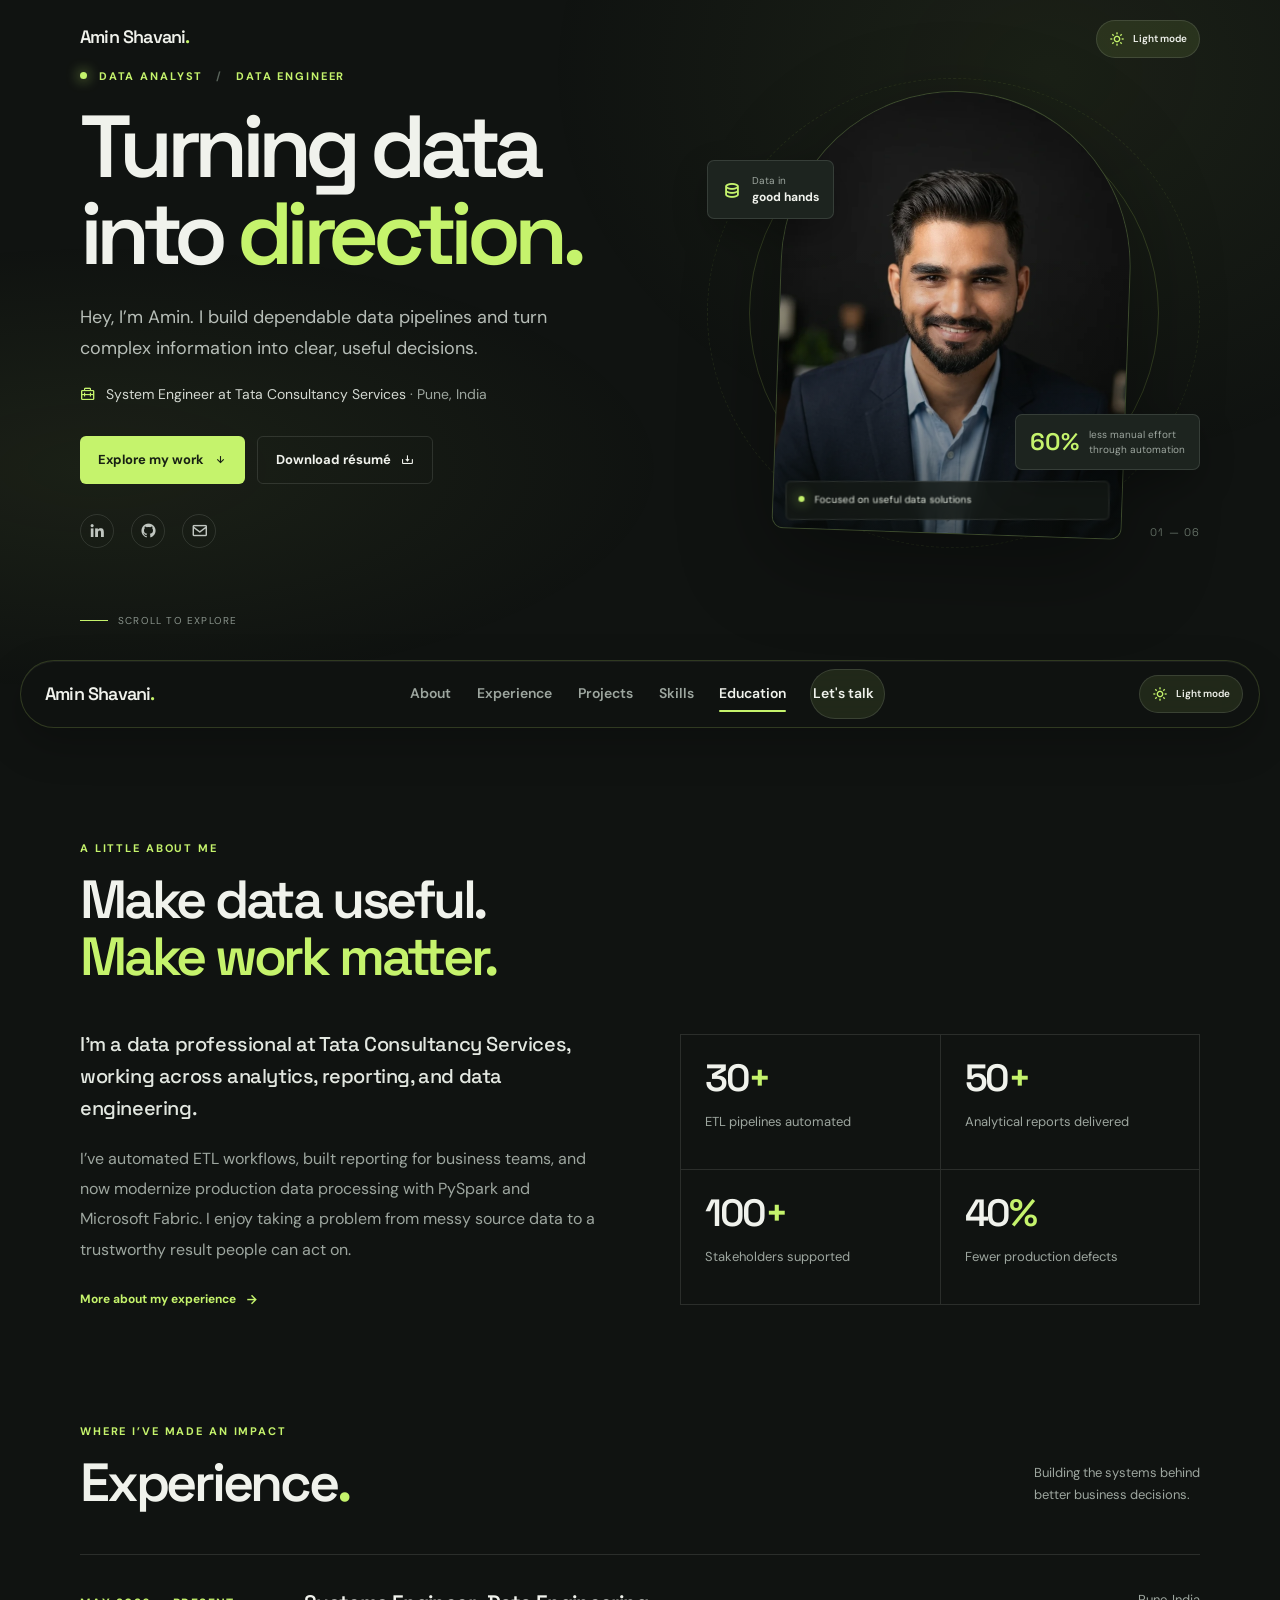
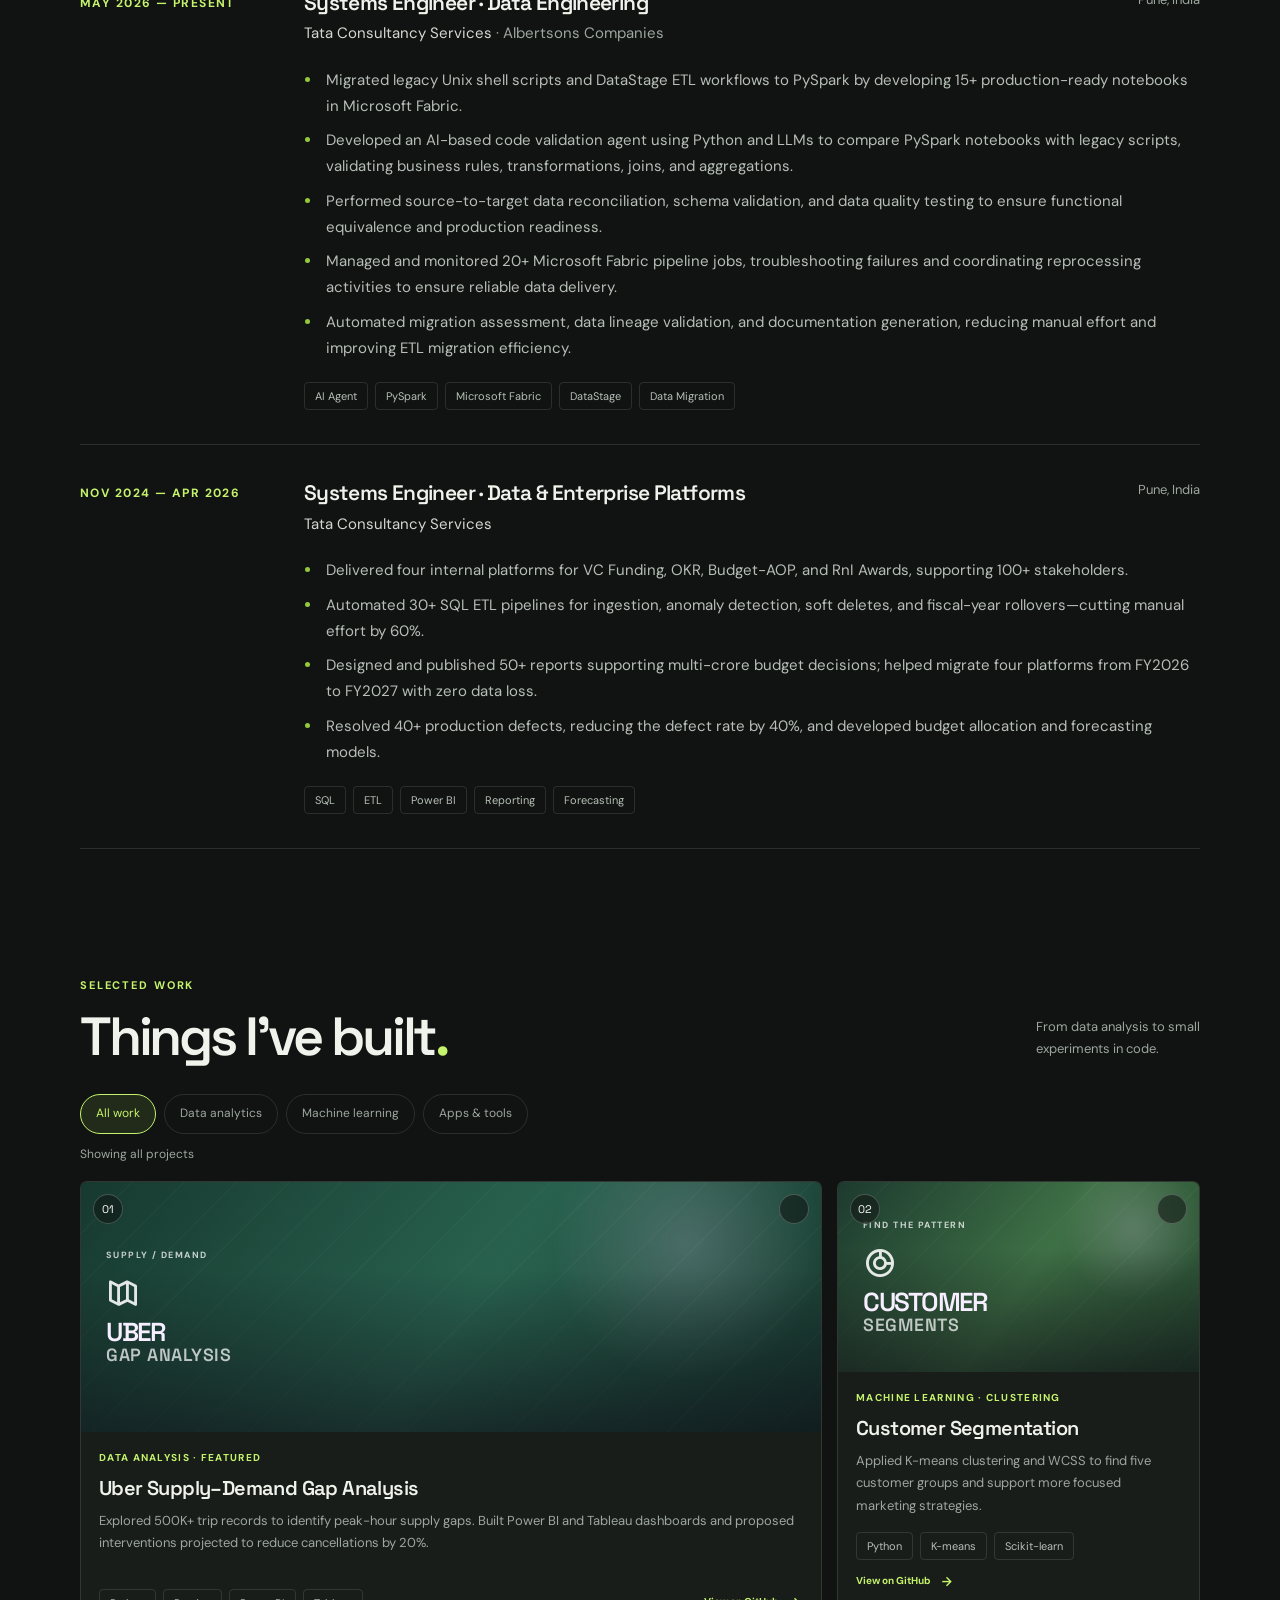
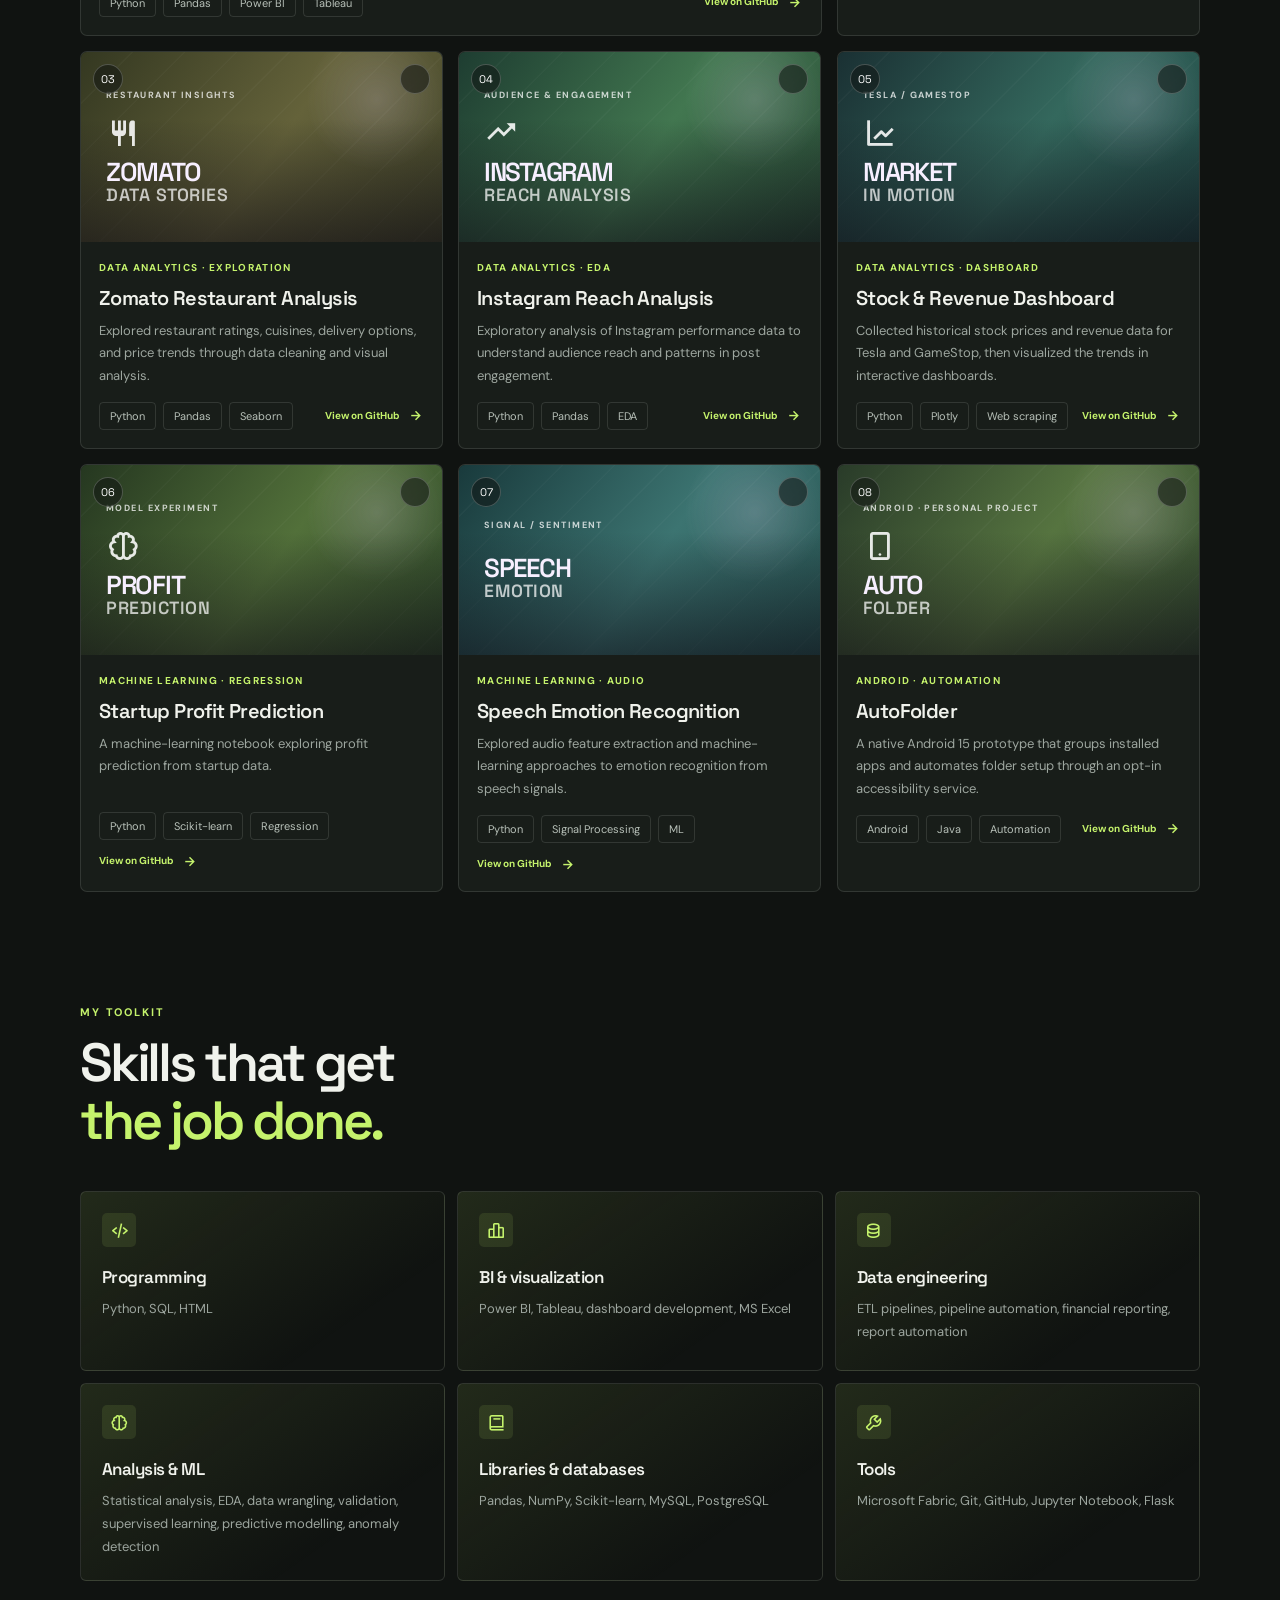
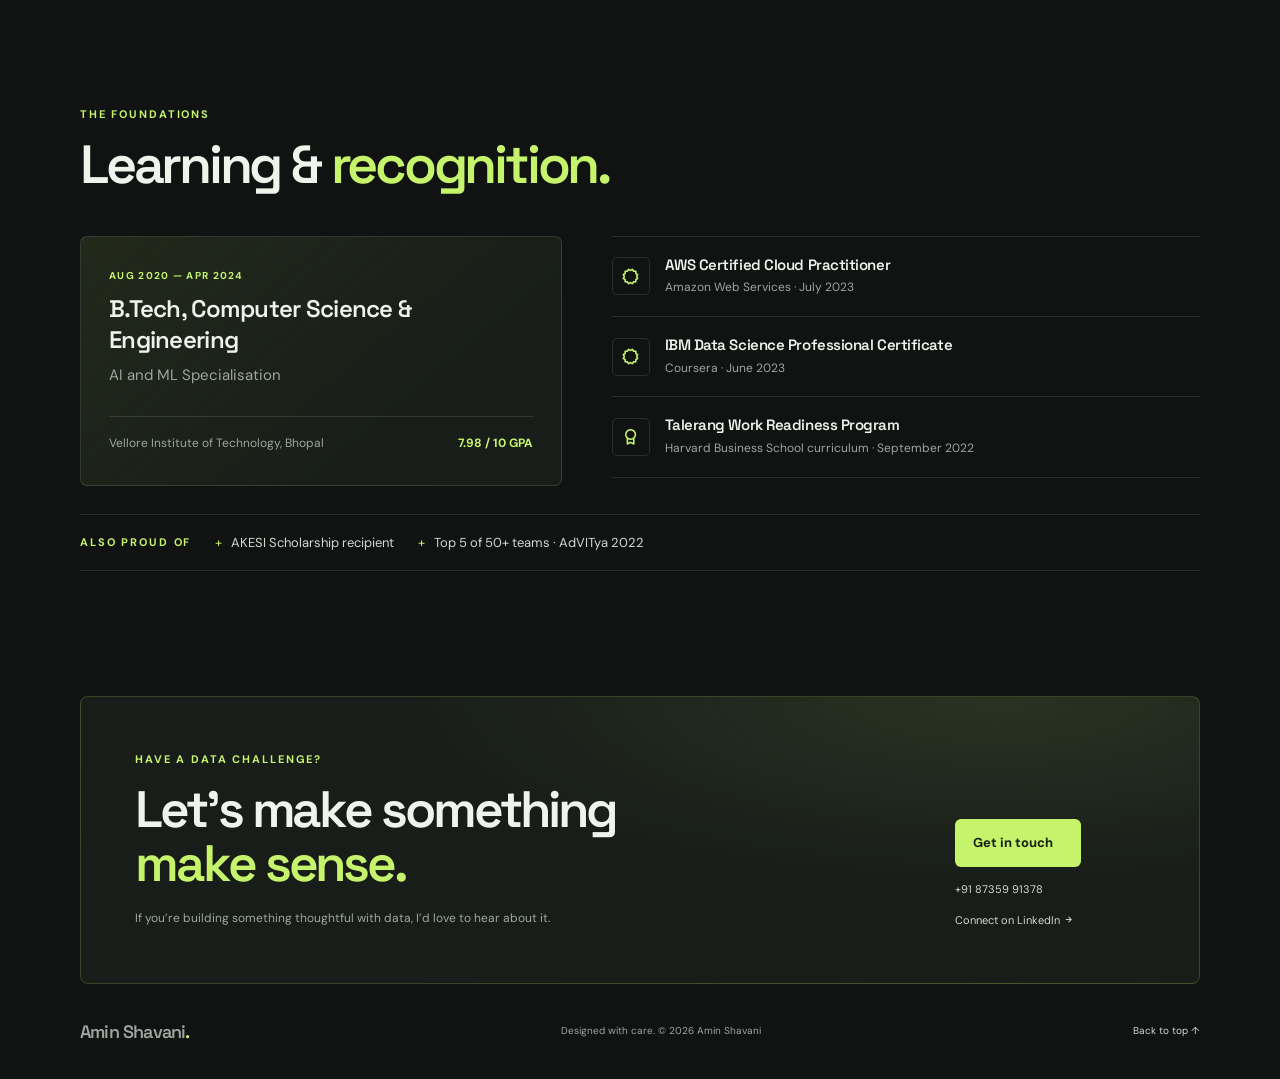
<file: index.html>
<!doctype html>
<html lang="en">
<head>
  <meta charset="utf-8">
  <meta name="viewport" content="width=device-width, initial-scale=1">
  <meta name="description" content="Amin Shavani is a data analyst and data engineer at Tata Consultancy Services, building reliable data pipelines and useful business insights.">
  <meta name="theme-color" content="#101311">
  <title>Amin Shavani — Data Analyst &amp; Data Engineer</title>
  <link rel="icon" type="image/png" href="favicon.png">
  <link rel="preconnect" href="https://fonts.googleapis.com">
  <link rel="preconnect" href="https://fonts.gstatic.com" crossorigin>
  <link href="https://fonts.googleapis.com/css2?family=DM+Sans:wght@400;500;600;700&family=Space+Grotesk:wght@400;500;600;700&display=swap" rel="stylesheet">
  <link href="assets/vendor/boxicons/css/boxicons.min.css" rel="stylesheet">
  <link href="assets/css/portfolio.css" rel="stylesheet">
</head>
<body>
  <main>
    <section class="hero section-shell" id="home" aria-labelledby="hero-title">
      <a class="wordmark hero-brand" href="#home" aria-label="Amin Shavani home">Amin Shavani<span>.</span></a>
      <button class="theme-toggle hero-theme-toggle" type="button" aria-label="Switch to light mode" title="Switch to light mode">
        <i class="bx bx-sun" aria-hidden="true"></i><span>Light mode</span>
      </button>
      <div class="hero-copy">
        <p class="eyebrow"><span class="status-dot"></span> DATA ANALYST <span class="eyebrow-divider">/</span> DATA ENGINEER</p>
        <h1 id="hero-title">Turning data<br>into <span>direction.</span></h1>
        <p class="hero-intro">Hey, I’m Amin. I build dependable data pipelines and turn complex information into clear, useful decisions.</p>
        <p class="hero-role"><i class="bx bx-briefcase-alt-2" aria-hidden="true"></i> System Engineer at Tata Consultancy Services <span>· Pune, India</span></p>
        <div class="hero-actions">
          <a class="button button-primary" href="#projects">Explore my work <i class="bx bx-down-arrow-alt" aria-hidden="true"></i></a>
          <a class="button button-quiet" href="Amin%20Shavani%20Resume%20Final%20Version.pdf" download>Download résumé <i class="bx bx-download" aria-hidden="true"></i></a>
        </div>
        <div class="hero-socials" aria-label="Social profiles">
          <a href="https://www.linkedin.com/in/amin-shavani" target="_blank" rel="noreferrer" aria-label="LinkedIn"><i class="bx bxl-linkedin" aria-hidden="true"></i></a>
          <a href="https://github.com/MySpace03" target="_blank" rel="noreferrer" aria-label="GitHub"><i class="bx bxl-github" aria-hidden="true"></i></a>
          <a href="mailto:aminshavani@gmail.com" aria-label="Email Amin"><i class="bx bx-envelope" aria-hidden="true"></i></a>
        </div>
      </div>
      <div class="hero-visual">
        <div class="hero-orbit orbit-one"></div>
        <div class="hero-orbit orbit-two"></div>
        <div class="portrait-frame">
          <img src="assets/img/profile1.webp" alt="Amin Shavani" fetchpriority="high">
          <span class="portrait-caption"><span class="status-dot"></span> Focused on useful data solutions</span>
        </div>
        <div class="floating-note note-top"><i class="bx bx-data" aria-hidden="true"></i><span>Data in<br><strong>good hands</strong></span></div>
        <div class="floating-note note-bottom"><span class="note-number">60%</span><span>less manual effort<br>through automation</span></div>
        <span class="hero-index">01 — 06</span>
      </div>
      <a class="scroll-cue" href="#about"><span></span> Scroll to explore</a>
    </section>

    <header class="site-header">
      <div class="nav-inner">
        <a class="wordmark" href="#home" aria-label="Amin Shavani home">Amin Shavani<span>.</span></a>
        <nav class="site-nav" id="primary-navigation" aria-label="Main navigation">
          <a href="#about">About</a>
          <a href="#experience">Experience</a>
          <a href="#projects">Projects</a>
          <a href="#skills">Skills</a>
          <a href="#education">Education</a>
          <a class="nav-contact" href="#contact">Let's talk <i class="bx bx-up-right-arrow-alt" aria-hidden="true"></i></a>
        </nav>
        <div class="header-controls">
          <button class="theme-toggle" type="button" aria-label="Switch to light mode" title="Switch to light mode">
            <i class="bx bx-sun" aria-hidden="true"></i><span>Light mode</span>
          </button>
          <button class="menu-toggle" type="button" aria-label="Open navigation" aria-expanded="false" aria-controls="primary-navigation">
            <i class="bx bx-menu" aria-hidden="true"></i>
          </button>
        </div>
      </div>
    </header>

    <section class="content-section section-shell" id="about">
      <div class="section-heading">
        <p class="eyebrow">A LITTLE ABOUT ME</p>
        <h2>Make data useful.<br><span>Make work matter.</span></h2>
      </div>
      <div class="about-layout">
        <div class="about-copy">
          <p class="lead">I’m a data professional at Tata Consultancy Services, working across analytics, reporting, and data engineering.</p>
          <p>I’ve automated ETL workflows, built reporting for business teams, and now modernize production data processing with PySpark and Microsoft Fabric. I enjoy taking a problem from messy source data to a trustworthy result people can act on.</p>
          <a class="text-link" href="#experience">More about my experience <i class="bx bx-right-arrow-alt" aria-hidden="true"></i></a>
        </div>
        <div class="impact-grid" aria-label="Career highlights">
          <article class="impact-card"><span class="impact-value">30<span>+</span></span><p>ETL pipelines automated</p></article>
          <article class="impact-card"><span class="impact-value">50<span>+</span></span><p>Analytical reports delivered</p></article>
          <article class="impact-card"><span class="impact-value">100<span>+</span></span><p>Stakeholders supported</p></article>
          <article class="impact-card"><span class="impact-value">40<span>%</span></span><p>Fewer production defects</p></article>
        </div>
      </div>
    </section>

    <section class="content-section section-shell" id="experience">
      <div class="section-heading section-heading-row">
        <div><p class="eyebrow">WHERE I’VE MADE AN IMPACT</p><h2>Experience<span>.</span></h2></div>
        <p class="section-aside">Building the systems behind<br>better business decisions.</p>
      </div>
      <div class="timeline">
        <article class="timeline-item">
          <div class="timeline-date">MAY 2026 — PRESENT</div>
          <div class="timeline-body">
            <div class="timeline-title"><div><h3>Systems Engineer · Data Engineering</h3><p>Tata Consultancy Services <span>· Albertsons Companies</span></p></div><span class="timeline-location">Pune, India</span></div>
            <ul>
              <li>Migrated legacy Unix shell scripts and DataStage ETL workflows to PySpark by developing 15+ production-ready notebooks in Microsoft Fabric.</li>
              <li>Developed an AI-based code validation agent using Python and LLMs to compare PySpark notebooks with legacy scripts, validating business rules, transformations, joins, and aggregations.</li>
              <li>Performed source-to-target data reconciliation, schema validation, and data quality testing to ensure functional equivalence and production readiness.</li>
              <li>Managed and monitored 20+ Microsoft Fabric pipeline jobs, troubleshooting failures and coordinating reprocessing activities to ensure reliable data delivery.</li>
              <li>Automated migration assessment, data lineage validation, and documentation generation, reducing manual effort and improving ETL migration efficiency.</li>
            </ul>
            <div class="tag-list"><span>AI Agent</span><span>PySpark</span><span>Microsoft Fabric</span><span>DataStage</span><span>Data Migration</span></div>
          </div>
        </article>
        <article class="timeline-item">
          <div class="timeline-date">NOV 2024 — APR 2026</div>
          <div class="timeline-body">
            <div class="timeline-title"><div><h3>Systems Engineer · Data &amp; Enterprise Platforms</h3><p>Tata Consultancy Services</p></div><span class="timeline-location">Pune, India</span></div>
            <ul>
              <li>Delivered four internal platforms for VC Funding, OKR, Budget-AOP, and RnI Awards, supporting 100+ stakeholders.</li>
              <li>Automated 30+ SQL ETL pipelines for ingestion, anomaly detection, soft deletes, and fiscal-year rollovers—cutting manual effort by 60%.</li>
              <li>Designed and published 50+ reports supporting multi-crore budget decisions; helped migrate four platforms from FY2026 to FY2027 with zero data loss.</li>
              <li>Resolved 40+ production defects, reducing the defect rate by 40%, and developed budget allocation and forecasting models.</li>
            </ul>
            <div class="tag-list"><span>SQL</span><span>ETL</span><span>Power BI</span><span>Reporting</span><span>Forecasting</span></div>
          </div>
        </article>
      </div>
    </section>

    <section class="content-section projects-section section-shell" id="projects">
      <div class="section-heading section-heading-row">
        <div><p class="eyebrow">SELECTED WORK</p><h2>Things I’ve built<span>.</span></h2></div>
        <p class="section-aside">From data analysis to small<br>experiments in code.</p>
      </div>
      <div class="project-filters" role="group" aria-label="Filter projects">
        <button class="filter-button is-active" type="button" data-filter="all" aria-pressed="true">All work</button>
        <button class="filter-button" type="button" data-filter="analysis" aria-pressed="false">Data analytics</button>
        <button class="filter-button" type="button" data-filter="machine-learning" aria-pressed="false">Machine learning</button>
        <button class="filter-button" type="button" data-filter="apps" aria-pressed="false">Apps &amp; tools</button>
      </div>
      <p class="filter-status" aria-live="polite">Showing all projects</p>
      <div class="project-grid">
        <article class="project-card project-featured" data-category="analysis">
          <a class="project-image project-art project-art-uber" href="projects/uberanalysis.html" aria-label="View Uber Supply-Demand Gap Analysis details"><span class="art-label">SUPPLY / DEMAND</span><i class="bx bx-map-alt" aria-hidden="true"></i><span class="art-title">UBER <span>GAP ANALYSIS</span></span><span class="project-number">01</span><span class="project-arrow"><i class="bx bx-up-right-arrow-alt" aria-hidden="true"></i></span></a>
          <div class="project-content"><p class="project-type">DATA ANALYSIS · FEATURED</p><h3>Uber Supply–Demand Gap Analysis</h3><p>Explored 500K+ trip records to identify peak-hour supply gaps. Built Power BI and Tableau dashboards and proposed interventions projected to reduce cancellations by 20%.</p><div class="project-meta"><div class="tag-list"><span>Python</span><span>Pandas</span><span>Power BI</span><span>Tableau</span></div><a class="text-link" href="https://github.com/MySpace03/Uber_data_analysis" target="_blank" rel="noreferrer">View on GitHub <i class="bx bx-right-arrow-alt" aria-hidden="true"></i></a></div></div>
        </article>
        <article class="project-card" data-category="machine-learning">
          <a class="project-image project-art project-art-segments" href="https://github.com/MySpace03/Customer_Segmenatation" target="_blank" rel="noreferrer" aria-label="Open Customer Segmentation on GitHub"><span class="art-label">FIND THE PATTERN</span><i class="bx bx-doughnut-chart" aria-hidden="true"></i><span class="art-title">CUSTOMER <span>SEGMENTS</span></span><span class="project-number">02</span><span class="project-arrow"><i class="bx bx-up-right-arrow-alt" aria-hidden="true"></i></span></a>
          <div class="project-content"><p class="project-type">MACHINE LEARNING · CLUSTERING</p><h3>Customer Segmentation</h3><p>Applied K-means clustering and WCSS to find five customer groups and support more focused marketing strategies.</p><div class="project-meta"><div class="tag-list"><span>Python</span><span>K-means</span><span>Scikit-learn</span></div><a class="text-link" href="https://github.com/MySpace03/Customer_Segmenatation" target="_blank" rel="noreferrer">View on GitHub <i class="bx bx-right-arrow-alt" aria-hidden="true"></i></a></div></div>
        </article>
        <article class="project-card" data-category="analysis">
          <a class="project-image project-art project-art-zomato" href="https://github.com/MySpace03/Zomato-Data-analysis" target="_blank" rel="noreferrer" aria-label="Open Zomato Data Analysis on GitHub"><span class="art-label">RESTAURANT INSIGHTS</span><i class="bx bx-restaurant" aria-hidden="true"></i><span class="art-title">ZOMATO <span>DATA STORIES</span></span><span class="project-number">03</span><span class="project-arrow"><i class="bx bx-up-right-arrow-alt" aria-hidden="true"></i></span></a>
          <div class="project-content"><p class="project-type">DATA ANALYTICS · EXPLORATION</p><h3>Zomato Restaurant Analysis</h3><p>Explored restaurant ratings, cuisines, delivery options, and price trends through data cleaning and visual analysis.</p><div class="project-meta"><div class="tag-list"><span>Python</span><span>Pandas</span><span>Seaborn</span></div><a class="text-link" href="https://github.com/MySpace03/Zomato-Data-analysis" target="_blank" rel="noreferrer">View on GitHub <i class="bx bx-right-arrow-alt" aria-hidden="true"></i></a></div></div>
        </article>
        <article class="project-card" data-category="analysis">
          <a class="project-image project-art project-art-instagram" href="https://github.com/MySpace03/Instagram-Reach-Analysis-EDA" target="_blank" rel="noreferrer" aria-label="Open Instagram Reach Analysis on GitHub"><span class="art-label">AUDIENCE &amp; ENGAGEMENT</span><i class="bx bx-trending-up" aria-hidden="true"></i><span class="art-title">INSTAGRAM <span>REACH ANALYSIS</span></span><span class="project-number">04</span><span class="project-arrow"><i class="bx bx-up-right-arrow-alt" aria-hidden="true"></i></span></a>
          <div class="project-content"><p class="project-type">DATA ANALYTICS · EDA</p><h3>Instagram Reach Analysis</h3><p>Exploratory analysis of Instagram performance data to understand audience reach and patterns in post engagement.</p><div class="project-meta"><div class="tag-list"><span>Python</span><span>Pandas</span><span>EDA</span></div><a class="text-link" href="https://github.com/MySpace03/Instagram-Reach-Analysis-EDA" target="_blank" rel="noreferrer">View on GitHub <i class="bx bx-right-arrow-alt" aria-hidden="true"></i></a></div></div>
        </article>
        <article class="project-card" data-category="analysis">
          <a class="project-image project-art project-art-stocks" href="https://github.com/MySpace03/Analyzing-Historical-Stock-Revenue-Data-and-Building-a-Dashboard" target="_blank" rel="noreferrer" aria-label="Open Stock and Revenue Dashboard on GitHub"><span class="art-label">TESLA / GAMESTOP</span><i class="bx bx-line-chart" aria-hidden="true"></i><span class="art-title">MARKET <span>IN MOTION</span></span><span class="project-number">05</span><span class="project-arrow"><i class="bx bx-up-right-arrow-alt" aria-hidden="true"></i></span></a>
          <div class="project-content"><p class="project-type">DATA ANALYTICS · DASHBOARD</p><h3>Stock &amp; Revenue Dashboard</h3><p>Collected historical stock prices and revenue data for Tesla and GameStop, then visualized the trends in interactive dashboards.</p><div class="project-meta"><div class="tag-list"><span>Python</span><span>Plotly</span><span>Web scraping</span></div><a class="text-link" href="https://github.com/MySpace03/Analyzing-Historical-Stock-Revenue-Data-and-Building-a-Dashboard" target="_blank" rel="noreferrer">View on GitHub <i class="bx bx-right-arrow-alt" aria-hidden="true"></i></a></div></div>
        </article>
        <article class="project-card" data-category="machine-learning">
          <a class="project-image project-art project-art-profit" href="https://github.com/MySpace03/Profit-Prediction-with-Machine-Learning" target="_blank" rel="noreferrer" aria-label="Open Profit Prediction with Machine Learning on GitHub"><span class="art-label">MODEL EXPERIMENT</span><i class="bx bx-brain" aria-hidden="true"></i><span class="art-title">PROFIT <span>PREDICTION</span></span><span class="project-number">06</span><span class="project-arrow"><i class="bx bx-up-right-arrow-alt" aria-hidden="true"></i></span></a>
          <div class="project-content"><p class="project-type">MACHINE LEARNING · REGRESSION</p><h3>Startup Profit Prediction</h3><p>A machine-learning notebook exploring profit prediction from startup data.</p><div class="project-meta"><div class="tag-list"><span>Python</span><span>Scikit-learn</span><span>Regression</span></div><a class="text-link" href="https://github.com/MySpace03/Profit-Prediction-with-Machine-Learning" target="_blank" rel="noreferrer">View on GitHub <i class="bx bx-right-arrow-alt" aria-hidden="true"></i></a></div></div>
        </article>
        <article class="project-card" data-category="machine-learning">
          <a class="project-image project-art project-art-speech" href="https://github.com/MySpace03/Speech-Emotion-Recognition" target="_blank" rel="noreferrer" aria-label="Open Speech Emotion Recognition on GitHub"><span class="art-label">SIGNAL / SENTIMENT</span><i class="bx bx-waveform" aria-hidden="true"></i><span class="art-title">SPEECH <span>EMOTION</span></span><span class="project-number">07</span><span class="project-arrow"><i class="bx bx-up-right-arrow-alt" aria-hidden="true"></i></span></a>
          <div class="project-content"><p class="project-type">MACHINE LEARNING · AUDIO</p><h3>Speech Emotion Recognition</h3><p>Explored audio feature extraction and machine-learning approaches to emotion recognition from speech signals.</p><div class="project-meta"><div class="tag-list"><span>Python</span><span>Signal Processing</span><span>ML</span></div><a class="text-link" href="https://github.com/MySpace03/Speech-Emotion-Recognition" target="_blank" rel="noreferrer">View on GitHub <i class="bx bx-right-arrow-alt" aria-hidden="true"></i></a></div></div>
        </article>
        <article class="project-card" data-category="apps">
          <a class="project-image project-art project-art-autofolder" href="https://github.com/MySpace03/Android-apps-organizer" target="_blank" rel="noreferrer" aria-label="Open AutoFolder on GitHub"><span class="art-label">ANDROID · PERSONAL PROJECT</span><i class="bx bx-mobile-alt" aria-hidden="true"></i><span class="art-title">AUTO<span>FOLDER</span></span><span class="project-number">08</span><span class="project-arrow"><i class="bx bx-up-right-arrow-alt" aria-hidden="true"></i></span></a>
          <div class="project-content"><p class="project-type">ANDROID · AUTOMATION</p><h3>AutoFolder</h3><p>A native Android 15 prototype that groups installed apps and automates folder setup through an opt-in accessibility service.</p><div class="project-meta"><div class="tag-list"><span>Android</span><span>Java</span><span>Automation</span></div><a class="text-link" href="https://github.com/MySpace03/Android-apps-organizer" target="_blank" rel="noreferrer">View on GitHub <i class="bx bx-right-arrow-alt" aria-hidden="true"></i></a></div></div>
        </article>
      </div>
    </section>

    <section class="content-section section-shell" id="skills">
      <div class="section-heading">
        <p class="eyebrow">MY TOOLKIT</p>
        <h2>Skills that get<br><span>the job done.</span></h2>
      </div>
      <div class="skills-grid">
        <article class="skill-card"><span class="skill-icon"><i class="bx bx-code-alt" aria-hidden="true"></i></span><h3>Programming</h3><p>Python, SQL, HTML</p></article>
        <article class="skill-card"><span class="skill-icon"><i class="bx bx-bar-chart-alt-2" aria-hidden="true"></i></span><h3>BI &amp; visualization</h3><p>Power BI, Tableau, dashboard development, MS Excel</p></article>
        <article class="skill-card"><span class="skill-icon"><i class="bx bx-data" aria-hidden="true"></i></span><h3>Data engineering</h3><p>ETL pipelines, pipeline automation, financial reporting, report automation</p></article>
        <article class="skill-card"><span class="skill-icon"><i class="bx bx-brain" aria-hidden="true"></i></span><h3>Analysis &amp; ML</h3><p>Statistical analysis, EDA, data wrangling, validation, supervised learning, predictive modelling, anomaly detection</p></article>
        <article class="skill-card"><span class="skill-icon"><i class="bx bx-book" aria-hidden="true"></i></span><h3>Libraries &amp; databases</h3><p>Pandas, NumPy, Scikit-learn, MySQL, PostgreSQL</p></article>
        <article class="skill-card"><span class="skill-icon"><i class="bx bx-wrench" aria-hidden="true"></i></span><h3>Tools</h3><p>Microsoft Fabric, Git, GitHub, Jupyter Notebook, Flask</p></article>
      </div>
    </section>

    <section class="content-section credentials-section section-shell" id="education">
      <div class="section-heading">
        <p class="eyebrow">THE FOUNDATIONS</p>
        <h2>Learning &amp; <span>recognition.</span></h2>
      </div>
      <div class="credentials-grid">
        <article class="education-card">
          <p class="project-type">AUG 2020 — APR 2024</p>
          <h3>B.Tech, Computer Science &amp; Engineering</h3>
          <p>AI and ML Specialisation</p>
          <div class="education-foot"><span>Vellore Institute of Technology, Bhopal</span><strong>7.98 / 10 GPA</strong></div>
        </article>
        <div class="credential-list">
          <article class="credential-item"><span class="credential-mark"><i class="bx bx-certification" aria-hidden="true"></i></span><div><h3>AWS Certified Cloud Practitioner</h3><p>Amazon Web Services · July 2023</p></div></article>
          <article class="credential-item"><span class="credential-mark"><i class="bx bx-certification" aria-hidden="true"></i></span><div><h3>IBM Data Science Professional Certificate</h3><p>Coursera · June 2023</p></div></article>
          <article class="credential-item"><span class="credential-mark"><i class="bx bx-award" aria-hidden="true"></i></span><div><h3>Talerang Work Readiness Program</h3><p>Harvard Business School curriculum · September 2022</p></div></article>
        </div>
      </div>
      <div class="recognition-row"><span class="eyebrow">ALSO PROUD OF</span><p>AKESI Scholarship recipient</p><p>Top 5 of 50+ teams · AdVITya 2022</p></div>
    </section>

    <section class="contact-section section-shell" id="contact">
      <div class="contact-panel">
        <div><p class="eyebrow">HAVE A DATA CHALLENGE?</p><h2>Let’s make something<br><span>make sense.</span></h2><p class="contact-copy">If you’re building something thoughtful with data, I’d love to hear about it.</p></div>
        <div class="contact-actions"><a class="button button-primary" href="mailto:aminshavani@gmail.com">Get in touch <i class="bx bx-up-right-arrow-alt" aria-hidden="true"></i></a><a href="tel:+918735991378">+91 87359 91378</a><a href="https://www.linkedin.com/in/amin-shavani" target="_blank" rel="noreferrer">Connect on LinkedIn <i class="bx bx-right-arrow-alt" aria-hidden="true"></i></a></div>
      </div>
      <footer class="site-footer"><a class="wordmark" href="#home">Amin Shavani<span>.</span></a><p>Designed with care. © <span id="current-year">2026</span> Amin Shavani</p><a href="#home">Back to top ↑</a></footer>
    </section>
  </main>
  <script src="assets/js/portfolio.js"></script>
</body>
</html>
</file>
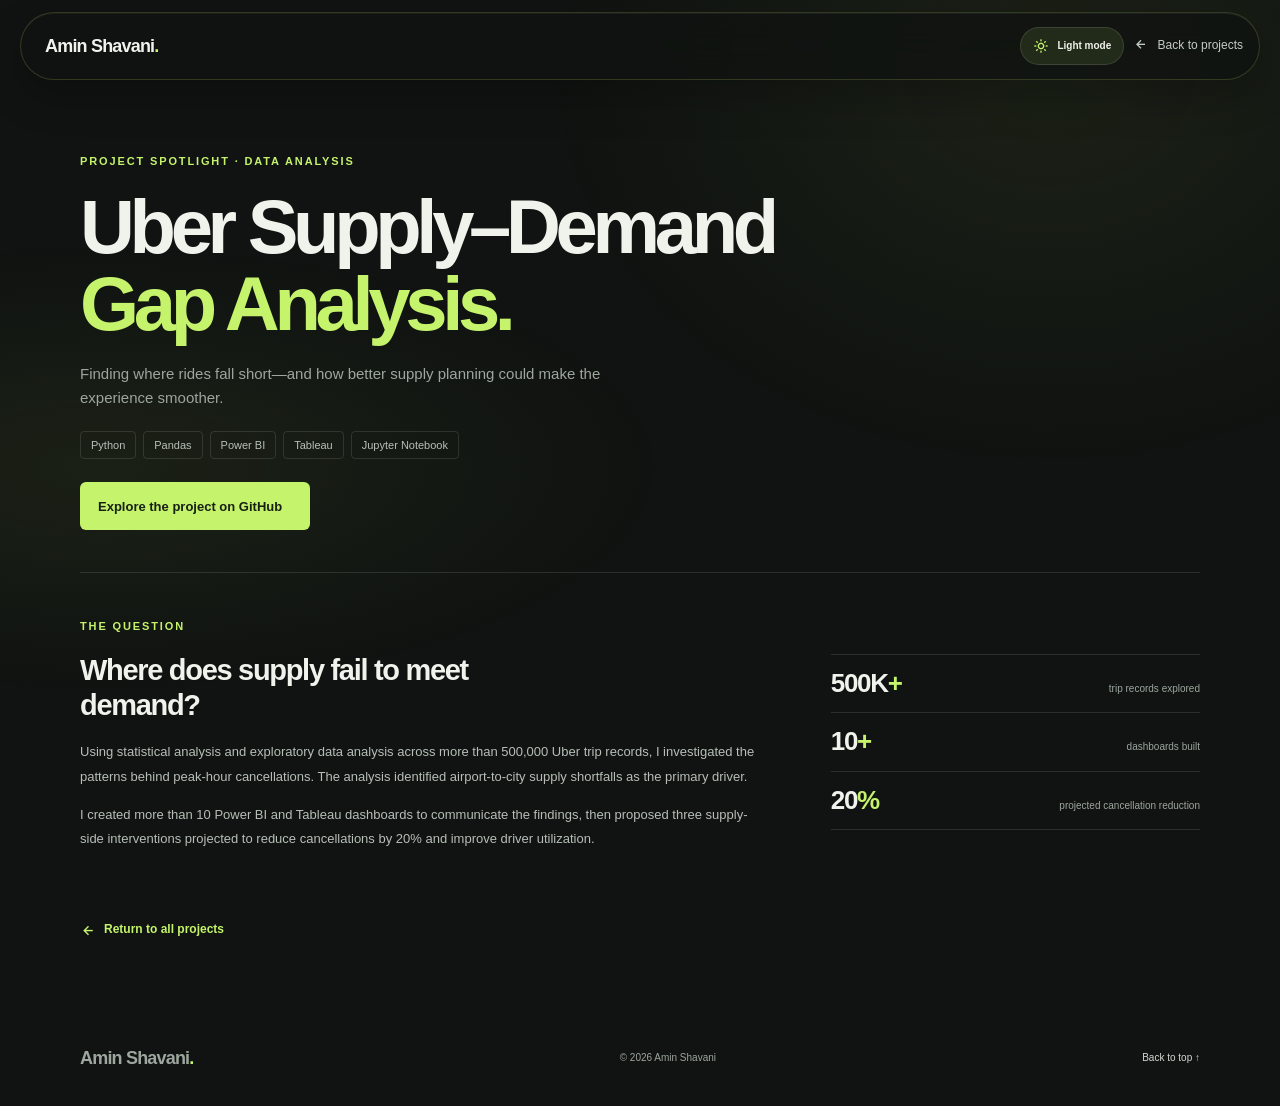
<file: projects/uberanalysis.html>
<!doctype html>
<html lang="en">
<head>
  <meta charset="utf-8">
  <meta name="viewport" content="width=device-width, initial-scale=1">
  <meta name="description" content="An analysis of Uber supply-demand patterns across more than 500,000 trips, with dashboards and operational recommendations.">
  <meta name="theme-color" content="#101311">
  <title>Uber Supply-Demand Gap Analysis | Amin Shavani</title>
  <link rel="icon" type="image/png" href="../favicon.png">
  <link href="../assets/vendor/boxicons/css/boxicons.min.css" rel="stylesheet">
  <link href="../assets/css/portfolio.css" rel="stylesheet">
</head>
<body id="top">
  <header class="site-header">
    <div class="nav-inner">
      <a class="wordmark" href="../index.html" aria-label="Amin Shavani home">Amin Shavani<span>.</span></a>
      <div class="header-controls">
        <button class="theme-toggle" type="button" aria-label="Switch to light mode" title="Switch to light mode">
          <i class="bx bx-sun" aria-hidden="true"></i><span>Light mode</span>
        </button>
        <a class="detail-back" href="../index.html#projects"><i class="bx bx-left-arrow-alt" aria-hidden="true"></i> Back to projects</a>
      </div>
    </div>
  </header>
  <main class="project-detail section-shell">
    <div class="project-detail-hero">
      <p class="eyebrow">PROJECT SPOTLIGHT · DATA ANALYSIS</p>
      <h1>Uber Supply–Demand<br><span>Gap Analysis.</span></h1>
      <p class="project-detail-intro">Finding where rides fall short—and how better supply planning could make the experience smoother.</p>
      <div class="tag-list"><span>Python</span><span>Pandas</span><span>Power BI</span><span>Tableau</span><span>Jupyter Notebook</span></div>
      <a class="button button-primary project-github" href="https://github.com/MySpace03/Uber_data_analysis" target="_blank" rel="noreferrer">Explore the project on GitHub <i class="bx bx-up-right-arrow-alt" aria-hidden="true"></i></a>
    </div>
    <div class="project-detail-body">
      <section class="project-detail-summary" aria-labelledby="project-summary">
        <p class="eyebrow">THE QUESTION</p>
        <h2 id="project-summary">Where does supply fail to meet demand?</h2>
        <p>Using statistical analysis and exploratory data analysis across more than 500,000 Uber trip records, I investigated the patterns behind peak-hour cancellations. The analysis identified airport-to-city supply shortfalls as the primary driver.</p>
        <p>I created more than 10 Power BI and Tableau dashboards to communicate the findings, then proposed three supply-side interventions projected to reduce cancellations by 20% and improve driver utilization.</p>
      </section>
      <aside class="project-outcomes" aria-label="Project outcomes">
        <div><span class="outcome-number">500K<span>+</span></span><p>trip records explored</p></div>
        <div><span class="outcome-number">10<span>+</span></span><p>dashboards built</p></div>
        <div><span class="outcome-number">20<span>%</span></span><p>projected cancellation reduction</p></div>
      </aside>
    </div>
    <a class="text-link project-return" href="../index.html#projects"><i class="bx bx-left-arrow-alt" aria-hidden="true"></i> Return to all projects</a>
  </main>
  <footer class="site-footer section-shell"><a class="wordmark" href="../index.html">Amin Shavani<span>.</span></a><p>© <span id="current-year">2026</span> Amin Shavani</p><a href="#top">Back to top ↑</a></footer>
  <script src="../assets/js/portfolio.js"></script>
</body>
</html>
</file>
<file: assets/css/portfolio.css>
:root {
  color-scheme: dark;
  --background: #101311;
  --surface: #181d19;
  --surface-raised: #1d241f;
  --text: #f0f2ec;
  --muted: #9da69f;
  --line: rgba(235, 242, 232, .12);
  --accent: #c5f36c;
  --accent-dark: #93c93b;
  --glass: rgba(16, 19, 17, .78);
  --glass-line: rgba(197, 243, 108, .18);
  --copy: #b7beb8;
  --heading-copy: #e3e8e1;
  --soft: #d3d8d1;
  --tag-text: #b7c0b8;
  --accent-wash: rgba(197, 243, 108, .1);
  --glow: rgba(166, 207, 97, .075);
  --font-display: "Space Grotesk", sans-serif;
  --font-body: "DM Sans", sans-serif;
}

[data-theme="light"] {
  color-scheme: light;
  --background: #f7faf4;
  --surface: #fff;
  --surface-raised: #eff3ea;
  --text: #1c2619;
  --muted: #63705f;
  --line: rgba(42, 64, 33, .14);
  --accent: #4e7622;
  --accent-dark: #5a822a;
  --glass: rgba(250, 253, 247, .82);
  --glass-line: rgba(87, 125, 48, .22);
  --copy: #5f6b5b;
  --heading-copy: #2f3d28;
  --soft: #40503a;
  --tag-text: #53634b;
  --accent-wash: rgba(99, 145, 54, .11);
  --glow: rgba(113, 169, 72, .12);
}

* { box-sizing: border-box; }
html { scroll-behavior: smooth; scroll-padding-top: 100px; }
body { margin: 0; background: var(--background); color: var(--text); font-family: var(--font-body); font-size: 16px; line-height: 1.65; transition: background-color .25s ease, color .25s ease; }
body::before { position: fixed; inset: 0; z-index: -1; content: ""; pointer-events: none; background: radial-gradient(ellipse at 82% 8%, var(--glow), transparent 34%), radial-gradient(ellipse at 8% 52%, var(--glow), transparent 34%); }
a { color: inherit; text-decoration: none; }
button { font: inherit; }
img { display: block; max-width: 100%; }
.section-shell { width: min(1120px, calc(100% - 56px)); margin-inline: auto; }
.site-header { position: sticky; top: 12px; z-index: 20; width: min(1240px, calc(100% - 32px)); min-height: 68px; margin-inline: auto; border: 1px solid var(--glass-line); border-radius: 999px; background: var(--glass); box-shadow: 0 16px 42px rgba(0, 0, 0, .22), inset 0 1px 0 rgba(255, 255, 255, .05); backdrop-filter: blur(22px) saturate(155%); -webkit-backdrop-filter: blur(22px) saturate(155%); transition: width .35s ease, top .35s ease, background-color .25s ease, box-shadow .25s ease; }
.site-header.is-scrolled { top: 8px; background: var(--surface-raised); box-shadow: 0 18px 50px rgba(0, 0, 0, .28); }
.nav-inner { position: relative; display: flex; width: 100%; min-height: 66px; margin-inline: auto; padding: 0 16px 0 24px; align-items: center; justify-content: space-between; gap: 18px; }
.wordmark { flex: 0 0 auto; font: 600 18px/1 var(--font-display); letter-spacing: -.045em; }
.wordmark span, .section-heading h2 > span, .contact-panel h2 span { color: var(--accent); }
.site-nav { display: flex; align-items: center; gap: clamp(12px, 1.7vw, 24px); color: var(--muted); font-size: 14px; font-weight: 600; }
.site-nav > a { position: relative; padding: 12px 2px; }
.site-nav > a::after { position: absolute; right: 50%; bottom: 6px; left: 50%; height: 2px; border-radius: 2px; background: var(--accent); content: ""; transition: right .22s ease, left .22s ease; }
.site-nav > a:hover::after, .site-nav > a.is-active::after { right: 2px; left: 2px; }
.site-nav > a.is-active { color: var(--text); }
.site-nav > a:not(.nav-contact):hover, .site-nav > a:not(.nav-contact):focus-visible { color: var(--accent); }
.nav-contact { padding: 9px 14px; border: 1px solid var(--line); border-radius: 999px; color: var(--text); background: var(--accent-wash); }
.nav-contact::after { display: none; }
.nav-contact i { margin-left: 5px; color: var(--accent); vertical-align: middle; }
.menu-toggle { display: none; }
.header-controls { display: flex; align-items: center; gap: 9px; }
.theme-toggle { display: inline-flex; min-height: 38px; align-items: center; justify-content: center; gap: 8px; padding: 0 12px; border: 1px solid var(--line); border-radius: 999px; background: var(--accent-wash); color: var(--text); cursor: pointer; font-size: 10px; font-weight: 600; white-space: nowrap; transition: background .2s ease, border-color .2s ease, color .2s ease; }
.theme-toggle:hover { border-color: var(--accent); color: var(--accent); }
.theme-toggle i { color: var(--accent); font-size: 16px; }
.hero { position: relative; display: grid; min-height: 660px; grid-template-columns: 1.12fr .88fr; align-items: center; padding-top: 42px; padding-bottom: 76px; }
.hero-brand { position: absolute; z-index: 4; top: 28px; left: 0; }
.hero-theme-toggle { position: absolute; z-index: 4; top: 20px; right: 0; }
.hero-copy { position: relative; z-index: 2; padding-bottom: 10px; }
.eyebrow { margin: 0 0 18px; color: var(--accent); font-size: 11px; font-weight: 700; letter-spacing: .17em; line-height: 1.5; }
.status-dot { display: inline-block; width: 7px; height: 7px; margin-right: 7px; border-radius: 50%; background: var(--accent); box-shadow: 0 0 13px var(--accent); vertical-align: 1px; }
.eyebrow-divider { margin: 0 8px; color: #59645b; }
.hero h1 { margin: 0; font: 600 clamp(56px, 7vw, 88px)/.99 var(--font-display); letter-spacing: -.075em; }
.hero h1 span { color: var(--accent); }
.hero-intro { max-width: 510px; margin: 25px 0 18px; color: var(--copy); font-size: 18px; line-height: 1.75; }
.hero-role { margin: 0; color: var(--soft); font-size: 14px; }
.hero-role i { margin-right: 6px; color: var(--accent); font-size: 16px; vertical-align: -2px; }
.hero-role span { color: var(--muted); }
.hero-actions { display: flex; flex-wrap: wrap; gap: 12px; margin-top: 30px; }
.button { display: inline-flex; min-height: 48px; align-items: center; justify-content: center; gap: 10px; padding: 0 18px; border-radius: 6px; font-size: 13px; font-weight: 700; transition: transform .2s ease, background .2s ease, border-color .2s ease; }
.button:hover { transform: translateY(-2px); }
.button-primary { background: var(--accent); color: #182014; }
.button-primary:hover { background: var(--text); color: var(--background); }
.button-quiet { border: 1px solid var(--line); color: var(--text); }
.button-quiet:hover { border-color: var(--accent); }
.hero-socials { display: flex; gap: 17px; margin-top: 30px; }
.hero-socials a { display: grid; width: 34px; height: 34px; place-items: center; border: 1px solid var(--line); border-radius: 50%; color: #c0c6c0; font-size: 17px; transition: color .2s ease, border-color .2s ease; }
.hero-socials a:hover { border-color: var(--accent); color: var(--accent); }
.hero-visual { position: relative; display: grid; min-height: 470px; place-items: center; }
.portrait-frame { position: relative; z-index: 1; width: min(350px, 78%); aspect-ratio: .79; overflow: hidden; border: 1px solid var(--glass-line); border-radius: 180px 180px 12px 12px; background: var(--surface-raised); box-shadow: 0 26px 90px rgba(0, 0, 0, .35); transform: rotate(2deg); }
.portrait-frame::after { position: absolute; inset: 35% 0 0; content: ""; background: linear-gradient(transparent, rgba(10, 14, 11, .65)); }
.portrait-frame img { width: 100%; height: 100%; object-fit: cover; object-position: center 27%; }
.portrait-caption { position: absolute; z-index: 2; right: 12px; bottom: 14px; left: 12px; padding: 10px 12px; border: 1px solid rgba(255,255,255,.11); border-radius: 5px; background: rgba(21, 26, 22, .82); color: #e8eee3; font-size: 10px; transform: rotate(-2deg); backdrop-filter: blur(8px); }
.portrait-caption .status-dot { width: 6px; height: 6px; }
.hero-orbit { position: absolute; border: 1px solid rgba(197, 243, 108, .18); border-radius: 50%; }
.orbit-one { width: min(410px, 100%); height: min(410px, 100%); }
.orbit-two { width: min(510px, 100%); height: min(510px, 100%); border-style: dashed; opacity: .48; }
.floating-note { position: absolute; z-index: 3; display: flex; align-items: center; gap: 10px; padding: 12px 14px; border: 1px solid var(--line); border-radius: 7px; background: var(--surface-raised); box-shadow: 0 14px 35px rgba(0, 0, 0, .23); color: var(--muted); font-size: 10px; line-height: 1.5; }
.floating-note i { color: var(--accent); font-size: 20px; }
.floating-note strong { color: var(--text); font-size: 12px; }
.note-top { top: 82px; left: 0; }
.note-bottom { right: 0; bottom: 78px; }
.note-number { color: var(--accent); font: 600 24px/1 var(--font-display); }
.hero-index { position: absolute; right: 0; bottom: 9px; color: #647066; font: 11px var(--font-display); letter-spacing: .1em; }
.scroll-cue { position: absolute; bottom: 31px; left: 0; display: flex; align-items: center; gap: 10px; color: #89938b; font-size: 10px; letter-spacing: .12em; text-transform: uppercase; }
.scroll-cue span { width: 28px; height: 1px; background: var(--accent); }
.content-section { padding-top: 112px; }
.section-heading { margin-bottom: 42px; }
.section-heading .eyebrow { margin-bottom: 14px; }
.section-heading h2, .contact-panel h2 { margin: 0; font: 600 clamp(36px, 4.2vw, 54px)/1.07 var(--font-display); letter-spacing: -.06em; }
.section-heading-row { display: flex; align-items: end; justify-content: space-between; gap: 30px; }
.section-aside { margin: 0 0 5px; color: var(--muted); font-size: 13px; line-height: 1.7; }
.about-layout { display: grid; grid-template-columns: 1fr 1fr; gap: 80px; align-items: center; }
.about-copy p { color: var(--muted); font-size: 16px; line-height: 1.9; }
.about-copy .lead { margin-top: 0; color: #e3e8e1; font: 500 20px/1.6 var(--font-display); letter-spacing: -.02em; }
.text-link { display: inline-flex; align-items: center; gap: 7px; margin-top: 9px; color: var(--accent); font-size: 12px; font-weight: 700; }
.text-link i { font-size: 17px; transition: transform .2s ease; }
.text-link:hover i { transform: translateX(4px); }
.impact-grid { display: grid; grid-template-columns: 1fr 1fr; border-top: 1px solid var(--line); border-left: 1px solid var(--line); }
.impact-card { min-height: 135px; padding: 24px; border-right: 1px solid var(--line); border-bottom: 1px solid var(--line); }
.impact-value { font: 600 38px/1 var(--font-display); letter-spacing: -.06em; }
.impact-value span { color: var(--accent); }
.impact-card p { margin: 12px 0 0; color: var(--muted); font-size: 13px; }
.timeline { border-top: 1px solid var(--line); }
.timeline-item { display: grid; grid-template-columns: 190px 1fr; gap: 34px; padding: 34px 0; border-bottom: 1px solid var(--line); }
.timeline-date { padding-top: 5px; color: var(--accent); font-size: 12px; font-weight: 700; letter-spacing: .12em; }
.timeline-title { display: flex; align-items: start; justify-content: space-between; gap: 20px; }
.timeline-title h3, .project-content h3, .skill-card h3, .education-card h3, .credential-item h3 { margin: 0; font: 600 21px/1.3 var(--font-display); letter-spacing: -.03em; }
.timeline-title p { margin: 5px 0 0; color: var(--soft); font-size: 15px; }
.timeline-title p span, .timeline-location { color: var(--muted); }
.timeline-location { font-size: 13px; white-space: nowrap; }
.timeline-body ul { margin: 21px 0; padding-left: 18px; color: var(--copy); font-size: 15px; line-height: 1.75; }
.timeline-body li { margin: 8px 0; padding-left: 4px; }
.timeline-body li::marker { color: var(--accent-dark); }
.tag-list { display: flex; flex-wrap: wrap; gap: 7px; }
.tag-list span { padding: 6px 10px; border: 1px solid var(--line); border-radius: 4px; color: var(--tag-text); font-size: 11px; line-height: 1.3; }
.projects-section { padding-top: 128px; }
.project-filters { display: flex; flex-wrap: wrap; gap: 8px; margin: -13px 0 26px; }
.filter-button { padding: 9px 15px; border: 1px solid var(--line); border-radius: 999px; background: transparent; color: var(--muted); cursor: pointer; font-size: 12px; transition: all .2s ease; }
.filter-button:hover, .filter-button.is-active { border-color: var(--accent); background: var(--accent-wash); color: var(--accent); }
.filter-status { margin: -15px 0 16px; color: var(--muted); font-size: 12px; }
.project-grid { display: grid; grid-template-columns: repeat(3, minmax(0, 1fr)); gap: 15px; }
.project-card { overflow: hidden; border: 1px solid var(--line); border-radius: 7px; background: var(--surface); opacity: 1; transform: translateY(0) scale(1); transition: opacity .22s ease, transform .22s ease, border-color .25s ease, background-color .25s ease; }
.project-card:hover { transform: translateY(-4px); border-color: var(--accent); }
.project-card.is-hiding { opacity: 0; transform: translateY(10px) scale(.98); pointer-events: none; }
.project-card.is-entering { opacity: 0; transform: translateY(12px) scale(.98); }
.project-card[hidden] { display: none; }
.project-featured { grid-column: span 2; }
.project-image { position: relative; display: block; height: 190px; overflow: hidden; background: var(--surface-raised); }
.project-featured .project-image { height: 250px; }
.project-image::after { position: absolute; inset: 35% 0 0; content: ""; background: linear-gradient(transparent, rgba(12, 8, 18, .56)); }
.project-image img { width: 100%; height: 100%; object-fit: cover; transition: transform .5s ease; }
.project-card:hover .project-image img { transform: scale(1.035); }
.project-art { display: flex; flex-direction: column; align-items: flex-start; justify-content: center; padding: 25px; color: #f7efff; isolation: isolate; }
.project-art::before { position: absolute; inset: 0; z-index: -1; content: ""; opacity: .8; background: radial-gradient(circle at 82% 25%, rgba(244, 224, 255, .24), transparent 22%), repeating-linear-gradient(135deg, transparent 0 35px, rgba(255,255,255,.035) 36px 37px); transition: transform .5s ease, opacity .3s ease; }
.project-card:hover .project-art::before { transform: scale(1.08); opacity: 1; }
.project-art .art-label { position: relative; z-index: 1; color: rgba(255,255,255,.75); font-size: 9px; font-weight: 700; letter-spacing: .16em; }
.project-art > i { position: relative; z-index: 1; margin: 13px 0 8px; color: rgba(255,255,255,.88); font-size: 34px; }
.project-art .art-title { position: relative; z-index: 1; font: 600 clamp(17px, 2.2vw, 26px)/1.08 var(--font-display); letter-spacing: -.05em; }
.project-art .art-title span { display: block; color: rgba(255,255,255,.72); font-size: .68em; letter-spacing: .03em; }
.project-art-uber { background: linear-gradient(125deg,#17392f,#28614e 52%,#18382f); }
.project-art-segments { background: linear-gradient(125deg,#1d3a2f,#3e7045 52%,#274a31); }
.project-art-zomato { background: linear-gradient(125deg,#343821,#64623a 53%,#414329); }
.project-art-instagram { background: linear-gradient(125deg,#1e3d31,#427750 53%,#294b36); }
.project-art-stocks { background: linear-gradient(125deg,#1a3033,#34685d 53%,#204744); }
.project-art-profit { background: linear-gradient(125deg,#253720,#52703a 53%,#314b2b); }
.project-art-speech { background: linear-gradient(125deg,#193a3c,#3c7471 53%,#285452); }
.project-art-autofolder { background: linear-gradient(125deg,#293b29,#567440 53%,#344b30); }
.project-number, .project-arrow { position: absolute; z-index: 1; top: 12px; display: grid; width: 30px; height: 30px; place-items: center; border: 1px solid rgba(255,255,255,.22); border-radius: 50%; background: rgba(16,19,17,.55); color: white; font: 11px var(--font-display); backdrop-filter: blur(8px); }
.project-number { left: 12px; }
.project-arrow { right: 12px; font-size: 17px; }
.project-content { padding: 18px; }
.project-type { margin: 0 0 8px; color: var(--accent); font-size: 10px; font-weight: 700; letter-spacing: .13em; }
.project-content h3 { font-size: 20px; }
.project-content > p:not(.project-type) { min-height: 65px; margin: 9px 0 14px; color: var(--muted); font-size: 13px; line-height: 1.75; }
.project-meta { display: flex; flex-wrap: wrap; align-items: center; justify-content: space-between; gap: 13px; }
.project-meta .text-link { margin: 0; font-size: 10px; white-space: nowrap; }
.project-content > .tag-list { margin-top: 15px; }
.skills-grid { display: grid; grid-template-columns: repeat(3, minmax(0, 1fr)); gap: 12px; }
.skill-card { min-height: 180px; padding: 21px; border: 1px solid var(--line); border-radius: 6px; background: linear-gradient(145deg, var(--accent-wash), transparent 75%); }
.skill-icon { display: grid; width: 34px; height: 34px; margin-bottom: 19px; place-items: center; border-radius: 5px; background: var(--accent-wash); color: var(--accent); font-size: 19px; }
.skill-card h3 { font-size: 17px; }
.skill-card p { margin: 8px 0 0; color: var(--muted); font-size: 13px; line-height: 1.8; }
.credentials-section { padding-top: 125px; }
.credentials-grid { display: grid; grid-template-columns: .9fr 1.1fr; gap: 50px; }
.education-card { display: flex; min-height: 250px; flex-direction: column; justify-content: center; padding: 28px; border: 1px solid var(--line); border-radius: 7px; background: linear-gradient(140deg, var(--accent-wash), var(--surface) 75%); }
.education-card h3 { max-width: 380px; font-size: 24px; }
.education-card > p:not(.project-type) { margin: 8px 0 28px; color: var(--muted); font-size: 15px; }
.education-foot { display: flex; flex-wrap: wrap; justify-content: space-between; gap: 12px; padding-top: 17px; border-top: 1px solid var(--line); color: var(--muted); font-size: 12px; }
.education-foot strong { color: var(--accent); }
.credential-list { border-top: 1px solid var(--line); }
.credential-item { display: flex; gap: 15px; align-items: center; padding: 18px 0; border-bottom: 1px solid var(--line); }
.credential-mark { display: grid; width: 38px; height: 38px; flex: 0 0 auto; place-items: center; border: 1px solid var(--line); border-radius: 5px; color: var(--accent); font-size: 19px; }
.credential-item h3 { font-size: 15px; }
.credential-item p { margin: 4px 0 0; color: var(--muted); font-size: 12px; }
.recognition-row { display: flex; flex-wrap: wrap; align-items: center; gap: 12px 24px; margin-top: 28px; padding: 17px 0; border-top: 1px solid var(--line); border-bottom: 1px solid var(--line); }
.recognition-row .eyebrow { margin: 0; }
.recognition-row p { margin: 0; color: var(--soft); font-size: 13px; }
.recognition-row p::before { margin-right: 9px; color: var(--accent); content: "+"; }
.contact-section { padding-top: 125px; }
.contact-panel { display: flex; align-items: end; justify-content: space-between; gap: 35px; padding: 54px; border: 1px solid var(--glass-line); border-radius: 8px; background: radial-gradient(ellipse at 82% 0%, var(--accent-wash), transparent 46%), var(--surface); }
.contact-panel .eyebrow { margin-bottom: 15px; }
.contact-panel h2 { font-size: clamp(36px, 4vw, 52px); }
.contact-copy { margin: 17px 0 0; color: var(--muted); font-size: 12px; }
.contact-actions { display: flex; min-width: 190px; flex-direction: column; align-items: flex-start; gap: 13px; }
.contact-actions > a:not(.button) { color: var(--soft); font-size: 11px; }
.contact-actions > a:not(.button):hover { color: var(--accent); }
.site-footer { display: flex; min-height: 95px; align-items: center; justify-content: space-between; gap: 20px; color: var(--muted); font-size: 10px; }
.site-footer p { margin: 0; }
.site-footer > a:last-child { color: var(--soft); }
.site-footer > a:last-child:hover { color: var(--accent); }
.detail-back { color: #c4cbc4; font-size: 12px; }
.detail-back:hover { color: var(--accent); }
.detail-back i { margin-right: 5px; font-size: 16px; vertical-align: -2px; }
.project-detail { min-height: calc(100vh - 177px); padding-top: 85px; padding-bottom: 65px; }
.project-detail-hero { padding-bottom: 42px; border-bottom: 1px solid var(--line); }
.project-detail-hero h1 { margin: 0; font: 600 clamp(43px, 7vw, 76px)/1.02 var(--font-display); letter-spacing: -.07em; }
.project-detail-hero h1 span { color: var(--accent); }
.project-detail-intro { max-width: 580px; margin: 19px 0 20px; color: var(--muted); font-size: 15px; }
.project-github { margin-top: 23px; }
.project-detail-body { display: grid; grid-template-columns: 1.3fr .7fr; gap: 65px; padding: 45px 0; }
.project-detail-summary h2 { max-width: 500px; margin: 0 0 18px; font: 600 29px/1.2 var(--font-display); letter-spacing: -.045em; }
.project-detail-summary > p:not(.eyebrow) { color: var(--copy); font-size: 13px; line-height: 1.9; }
.project-outcomes { align-self: center; border-top: 1px solid var(--line); }
.project-outcomes > div { display: flex; align-items: baseline; justify-content: space-between; gap: 14px; padding: 15px 0; border-bottom: 1px solid var(--line); }
.outcome-number { color: var(--text); font: 600 26px/1 var(--font-display); letter-spacing: -.05em; }
.outcome-number span { color: var(--accent); }
.project-outcomes p { margin: 0; color: var(--muted); font-size: 10px; text-align: right; }
.project-return { margin-top: 10px; }
.project-return i { font-size: 17px; }

@keyframes reveal-up {
  from { opacity: 0; transform: translateY(24px); }
  to { opacity: 1; transform: translateY(0); }
}

@keyframes orbit-pulse {
  0%, 100% { opacity: .38; transform: scale(1); }
  50% { opacity: .72; transform: scale(1.025); }
}

@keyframes float-note {
  0%, 100% { transform: translateY(0); }
  50% { transform: translateY(-7px); }
}

.hero-copy { animation: reveal-up .75s cubic-bezier(.2,.7,.2,1) both; }
.hero-visual { animation: reveal-up .9s .12s cubic-bezier(.2,.7,.2,1) both; }
.hero-orbit { animation: orbit-pulse 7s ease-in-out infinite; }
.orbit-two { animation-delay: -3.5s; }
.floating-note { animation: float-note 5s ease-in-out infinite; }
.note-bottom { animation-delay: -2.5s; }
.project-card { will-change: transform, opacity; }

.reveal-ready .section-heading,
.reveal-ready .about-layout,
.reveal-ready .timeline-item,
.reveal-ready .project-filters,
.reveal-ready .project-card,
.reveal-ready .skills-grid,
.reveal-ready .credentials-grid,
.reveal-ready .recognition-row,
.reveal-ready .contact-panel {
  opacity: 0;
  transform: translateY(20px);
  transition: opacity .65s cubic-bezier(.2,.7,.2,1), transform .65s cubic-bezier(.2,.7,.2,1);
}

.reveal-ready .is-revealed {
  opacity: 1;
  transform: translateY(0);
}

@media (max-width: 800px) {
  .nav-inner { min-height: 72px; padding-inline: 24px; }
  .site-nav { gap: 17px; font-size: 12px; }
  .wordmark { font-size: 16px; }
  .theme-toggle { padding-inline: 10px; }
  .hero { min-height: 630px; grid-template-columns: 1.1fr .9fr; }
  .hero h1 { font-size: clamp(54px, 8vw, 70px); }
  .hero-visual { min-height: 390px; }
  .portrait-frame { width: 82%; }
  .orbit-one { width: 340px; height: 340px; }
  .orbit-two { width: 410px; height: 410px; }
  .note-top { left: -12px; }
  .note-bottom { right: -9px; }
  .about-layout { gap: 35px; }
  .timeline-item { grid-template-columns: 150px 1fr; gap: 20px; }
  .project-grid { grid-template-columns: repeat(2, minmax(0, 1fr)); }
  .credentials-grid { gap: 25px; }
  .contact-panel { padding: 40px; }
  .project-detail-body { gap: 30px; }
}
@media (max-width: 620px) {
  html { scroll-padding-top: 76px; }
  .section-shell { width: min(100% - 36px, 460px); }
  .site-header { top: 8px; width: calc(100% - 20px); min-height: 58px; }
  .site-header.is-scrolled { top: 6px; }
  .nav-inner { min-height: 56px; padding-inline: 14px; gap: 12px; }
  .wordmark { font-size: 16px; }
  .header-controls { gap: 7px; }
  .theme-toggle { min-height: 36px; gap: 6px; padding: 0 9px; font-size: 9px; }
  .menu-toggle { display: grid; width: 38px; height: 38px; place-items: center; border: 1px solid var(--line); border-radius: 5px; background: var(--surface); color: var(--text); font-size: 22px; cursor: pointer; }
  .site-nav { position: absolute; top: calc(100% + 8px); right: 12px; left: 12px; display: none; align-items: stretch; gap: 0; padding: 8px 15px; border: 1px solid var(--glass-line); border-radius: 7px; background: var(--surface-raised); box-shadow: 0 18px 35px rgba(0,0,0,.25); }
  .site-nav.is-open { display: flex; flex-direction: column; }
  .site-nav > a { padding: 12px 4px; }
  .site-nav .nav-contact { margin-top: 5px; padding: 11px 12px; }
  .hero { min-height: auto; grid-template-columns: 1fr; padding-top: 66px; padding-bottom: 65px; }
  .hero-brand { top: 24px; }
  .hero-theme-toggle { top: 17px; }
  .hero h1 { font-size: clamp(57px, 14vw, 76px); }
  .hero-intro { max-width: 430px; font-size: 15px; }
  .hero-visual { min-height: 390px; margin-top: 22px; }
  .portrait-frame { width: min(290px, 72%); }
  .orbit-one { width: min(330px, calc(100vw - 36px)); height: min(330px, calc(100vw - 36px)); }
  .orbit-two { width: min(390px, calc(100vw - 36px)); height: min(390px, calc(100vw - 36px)); }
  .note-top { top: 38px; left: 1%; }
  .note-bottom { right: 0; bottom: 50px; }
  .hero-index { bottom: 4px; }
  .scroll-cue { display: none; }
  .content-section, .projects-section, .credentials-section, .contact-section { padding-top: 82px; }
  .section-heading { margin-bottom: 28px; }
  .section-heading h2 { font-size: 42px; }
  .section-heading-row { align-items: start; flex-direction: column; gap: 10px; }
  .section-aside br { display: none; }
  .about-layout { grid-template-columns: 1fr; gap: 26px; }
  .about-copy .lead { font-size: 18px; }
  .impact-card { min-height: 112px; padding: 19px; }
  .impact-value { font-size: 33px; }
  .timeline-item { grid-template-columns: 1fr; gap: 12px; padding: 26px 0; }
  .timeline-title { flex-direction: column; gap: 6px; }
  .timeline-title h3 { font-size: 17px; }
  .timeline-location { font-size: 12px; }
  .timeline-title p { font-size: 13px; }
  .timeline-date { font-size: 11px; }
  .timeline-body ul { font-size: 14px; line-height: 1.7; }
  .project-filters { margin-top: 0; }
  .project-grid { grid-template-columns: 1fr; gap: 12px; }
  .project-featured { grid-column: auto; }
  .project-image, .project-featured .project-image { height: 215px; }
  .project-content > p:not(.project-type) { min-height: 0; }
  .skills-grid { grid-template-columns: repeat(2, minmax(0, 1fr)); gap: 9px; }
  .skill-card { min-height: 175px; padding: 16px; }
  .skill-card h3 { font-size: 13px; }
  .skill-card p { font-size: 12px; }
  .credentials-grid { grid-template-columns: 1fr; gap: 24px; }
  .education-card { min-height: 220px; padding: 23px; }
  .recognition-row { align-items: flex-start; flex-direction: column; gap: 10px; }
  .contact-panel { align-items: flex-start; flex-direction: column; gap: 25px; padding: 28px 22px; }
  .contact-panel h2 { font-size: 39px; }
  .contact-actions { gap: 12px; }
  .site-footer { min-height: 90px; flex-wrap: wrap; padding: 20px 0; }
  .site-footer p { order: 1; width: 100%; }
  .project-detail { min-height: calc(100vh - 158px); padding-top: 60px; padding-bottom: 45px; }
  .project-detail-hero { padding-bottom: 31px; }
  .project-detail-intro { font-size: 13px; }
  .project-detail-body { grid-template-columns: 1fr; gap: 24px; padding: 30px 0; }
  .project-detail-summary h2 { font-size: 25px; }
  .detail-back { font-size: 0; }
  .detail-back i { margin-right: 0; font-size: 20px; }
}
@media (prefers-reduced-motion: reduce) {
  *, *::before, *::after { scroll-behavior: auto !important; transition-duration: .01ms !important; animation-duration: .01ms !important; }
}
</file>
